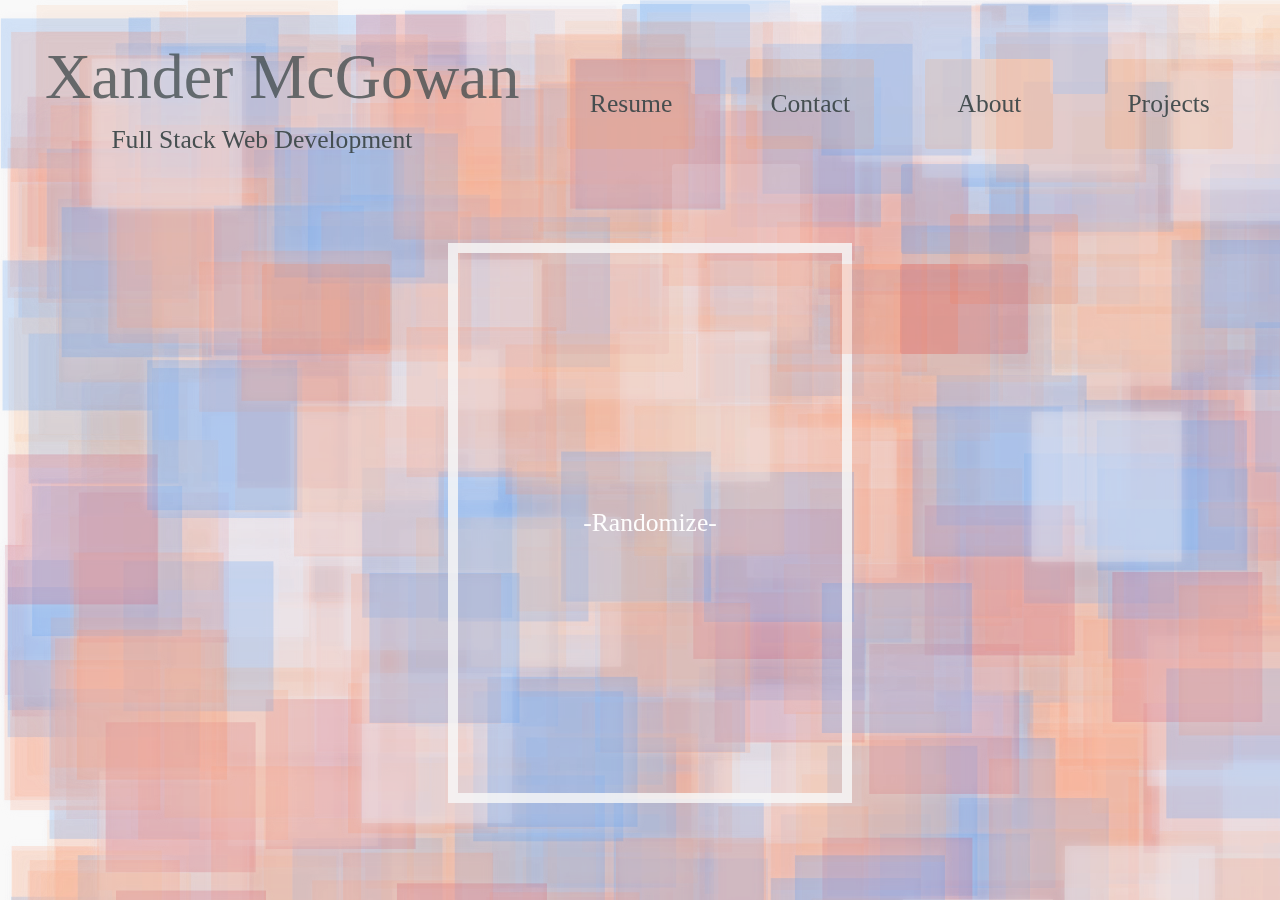
<file: index.html>
<html lang="en">
<head>
  <meta charset="UTF-8">
  <meta http-equiv="X-UA-Compatible" content="IE=edge">
  <meta name="viewport" content="width=device-width, initial-scale=1.0">
  <link rel="preconnect" href="https://fonts.googleapis.com">
  <link rel="preconnect" href="https://fonts.gstatic.com" crossorigin>
  <link href="https://fonts.googleapis.com/css2?family=Playfair+Display&display=swap" rel="stylesheet">
  <link rel="stylesheet" href="./reset.css">
  <link rel="stylesheet" href="./styles.css">
  <title>Xander McGowan</title>
</head>
<body>
  <div id="body">
  <canvas></canvas>
  <h1>Xander McGowan</h1>
  <h3>Full Stack Web Development</h3>
  <a href="./index.html">
    <div class="Random">
      <p>-Randomize-</p>
    </a>
    </div>
  <div class="main-container">
    <div class="nav">
        <div class="resume" id="resume" onclick="fadeOutEffect('resume')">
          <h2>Resume</h2>
        </div>
        <div class="contact" id="contact" onclick="fadeOutEffect('contact')">
          <h2>Contact</h2>
        </div>
        <div class="about" id="about" onclick="fadeOutEffect('about')">
          <h2>About</h2>
       </div>
        <div class="gallery" id="gallery" onclick="fadeOutEffect('projects')">
          <h2>Projects</h2>
        </div>
    </div> 
  </div>

  </div>
  <div class="mobile">
    <h3>Xander McGowan</h3>
    <h3>Full Stack Web Development</h3>
    <div class="moble-nav">
      <div class="mobile-nav-elm"></div>
      <div class="mobile-nav-elm"></div>
      <div class="mobile-nav-elm"></div>
      <div class="mobile-nav-elm"></div>
    </div>
  </div>
  <script src="./index.buttons.js"></script>
  <script src="./scripts.js"></script>
</body>
</html>
</file>
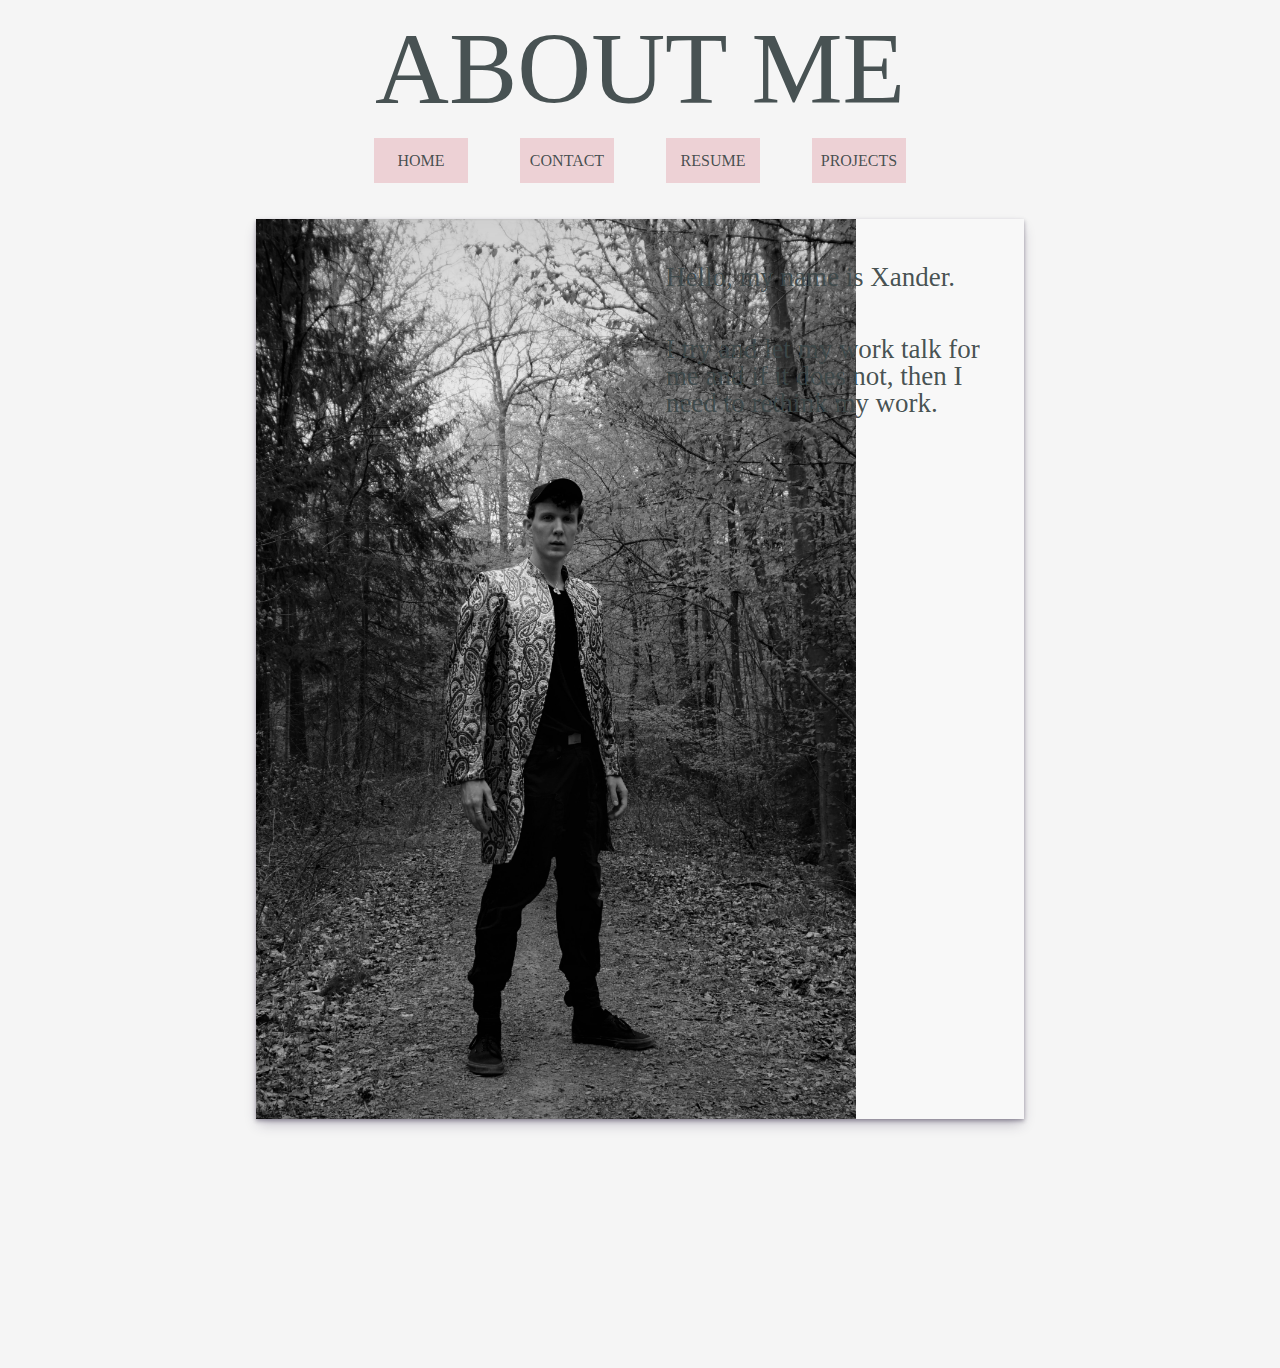
<file: about.html>
<html lang="en">
  <head>
    <meta charset="UTF-8" />
    <meta http-equiv="X-UA-Compatible" content="IE=edge" />
    <meta name="viewport" content="width=device-width, initial-scale=1.0" />
    <link rel="preconnect" href="https://fonts.googleapis.com" />
    <link rel="preconnect" href="https://fonts.gstatic.com" crossorigin />
    <link
      href="https://fonts.googleapis.com/css2?family=Playfair+Display&display=swap"
      rel="stylesheet"
    />
    <link rel="stylesheet" href="./reset.css" />
    <link rel="stylesheet" href="./about.css" />
    <title>About</title>
  </head>
  <body id="body">
    <h1>ABOUT ME</h1>
    <div class="nav-bar">
      <div class="nav-elm" onclick="fadeOutEffect('index')">HOME</div>
      <div class="nav-elm" onclick="fadeOutEffect('contact')">CONTACT</div>
      <div class="nav-elm" onclick="fadeOutEffect('resume')">RESUME</div>
      <div class="nav-elm" onclick="fadeOutEffect('projects')">PROJECTS</div>
    </div>
    <div class="main">
      <div class="text-box">
        <div class="photo">
          <p>
            Hello, my name is Xander.
          </p>
          <p>
            I try and let my work talk for me and if it does not, then I need to rethink my work.
          </p>
          <p>
          </p>
        </div>
      </div>
    </div>

    <script src="./index.buttons.js"></script>
  </body>
</html>
</file>
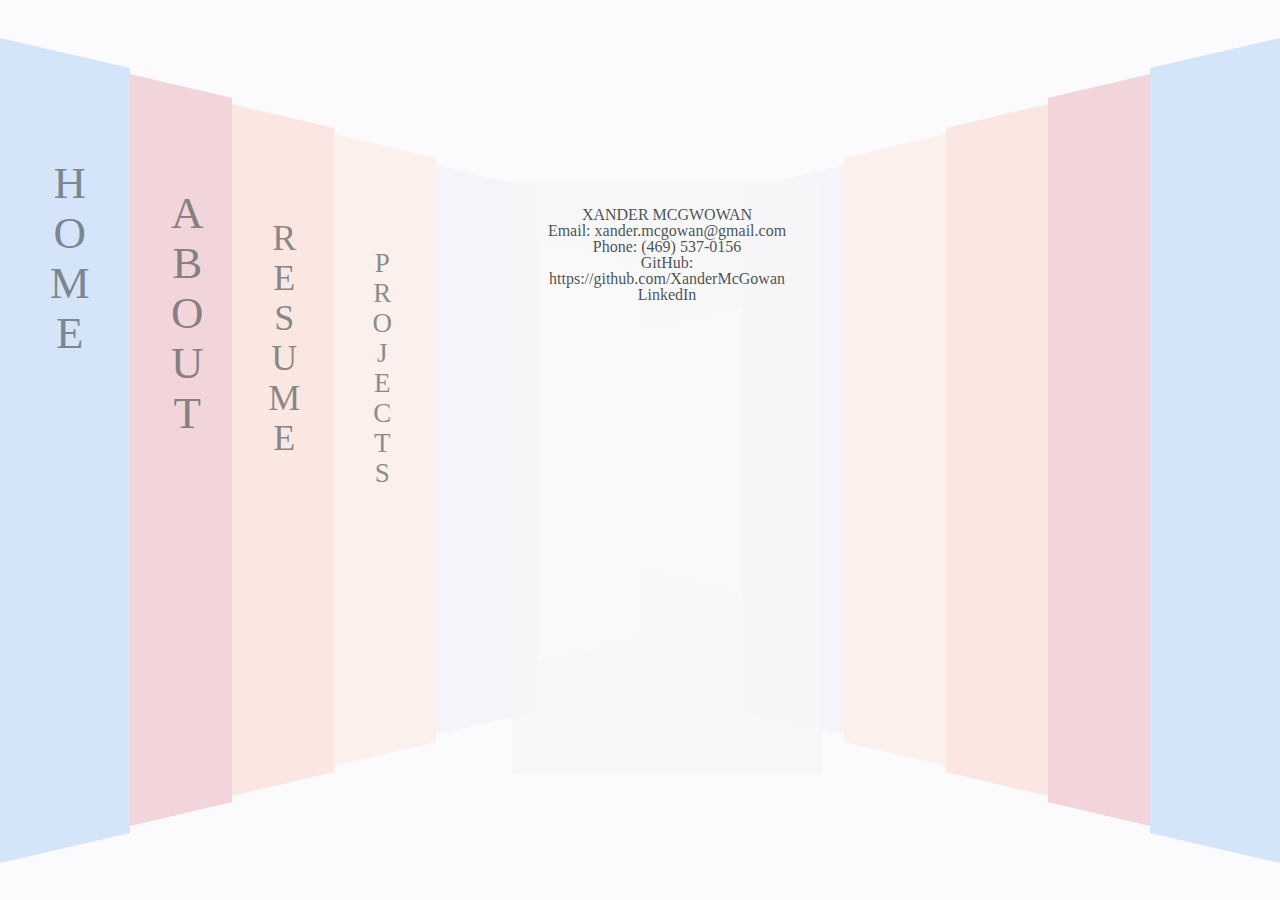
<file: contact.html>
<html lang="en">
  <head>
    <meta charset="UTF-8" />
    <meta http-equiv="X-UA-Compatible" content="IE=edge" />
    <meta name="viewport" content="width=device-width, initial-scale=1.0" />
    <link rel="preconnect" href="https://fonts.googleapis.com" />
    <link rel="preconnect" href="https://fonts.gstatic.com" crossorigin />
    <link
      href="https://fonts.googleapis.com/css2?family=Playfair+Display&display=swap"
      rel="stylesheet"
    />
    <link rel="stylesheet" href="./reset.css" />
    <link rel="stylesheet" href="./contact.css" />
    <title>Contact</title>
  </head>
  <body>
    <div id="body">
      <div class="background">
        <div class="one" onclick="fadeOutEffect('index')">
          <h3 id="home">HOME</h3>
        </div>
        <div class="two" onclick="fadeOutEffect('about')">
          <h3 id="about">ABOUT</h3>
        </div>
        <div class="three" onclick="fadeOutEffect('resume')">
          <h3 id="resume">RESUME</h3>
        </div>
        <div class="four" onclick="fadeOutEffect('projects')">
          <h3 id="gallery">PROJECTS</h3>
        </div>
        <div class="five"></div>
        <div class="six"></div>
        <div class="seven"></div>
        <div class="eight"></div>
        <div class="nine"></div>
        <div class="ten"></div>
        <div class="eleven"></div>
        <div class="twelve"></div>
      </div>
      <div class="text-plate">
        XANDER MCGWOWAN <br>
        Email: xander.mcgowan@gmail.com <br>
        Phone: (469) 537-0156 <br>
        GitHub: <a href="https://github.com/XanderMcGowan"> https://github.com/XanderMcGowan</a> <br>
       <a href="https://www.linkedin.com/in/xander-mcgowan-63bba1264/">LinkedIn</a>
      </div>
    </div>
    <script src="./index.buttons.js"></script>
  </body>
</html>
</file>
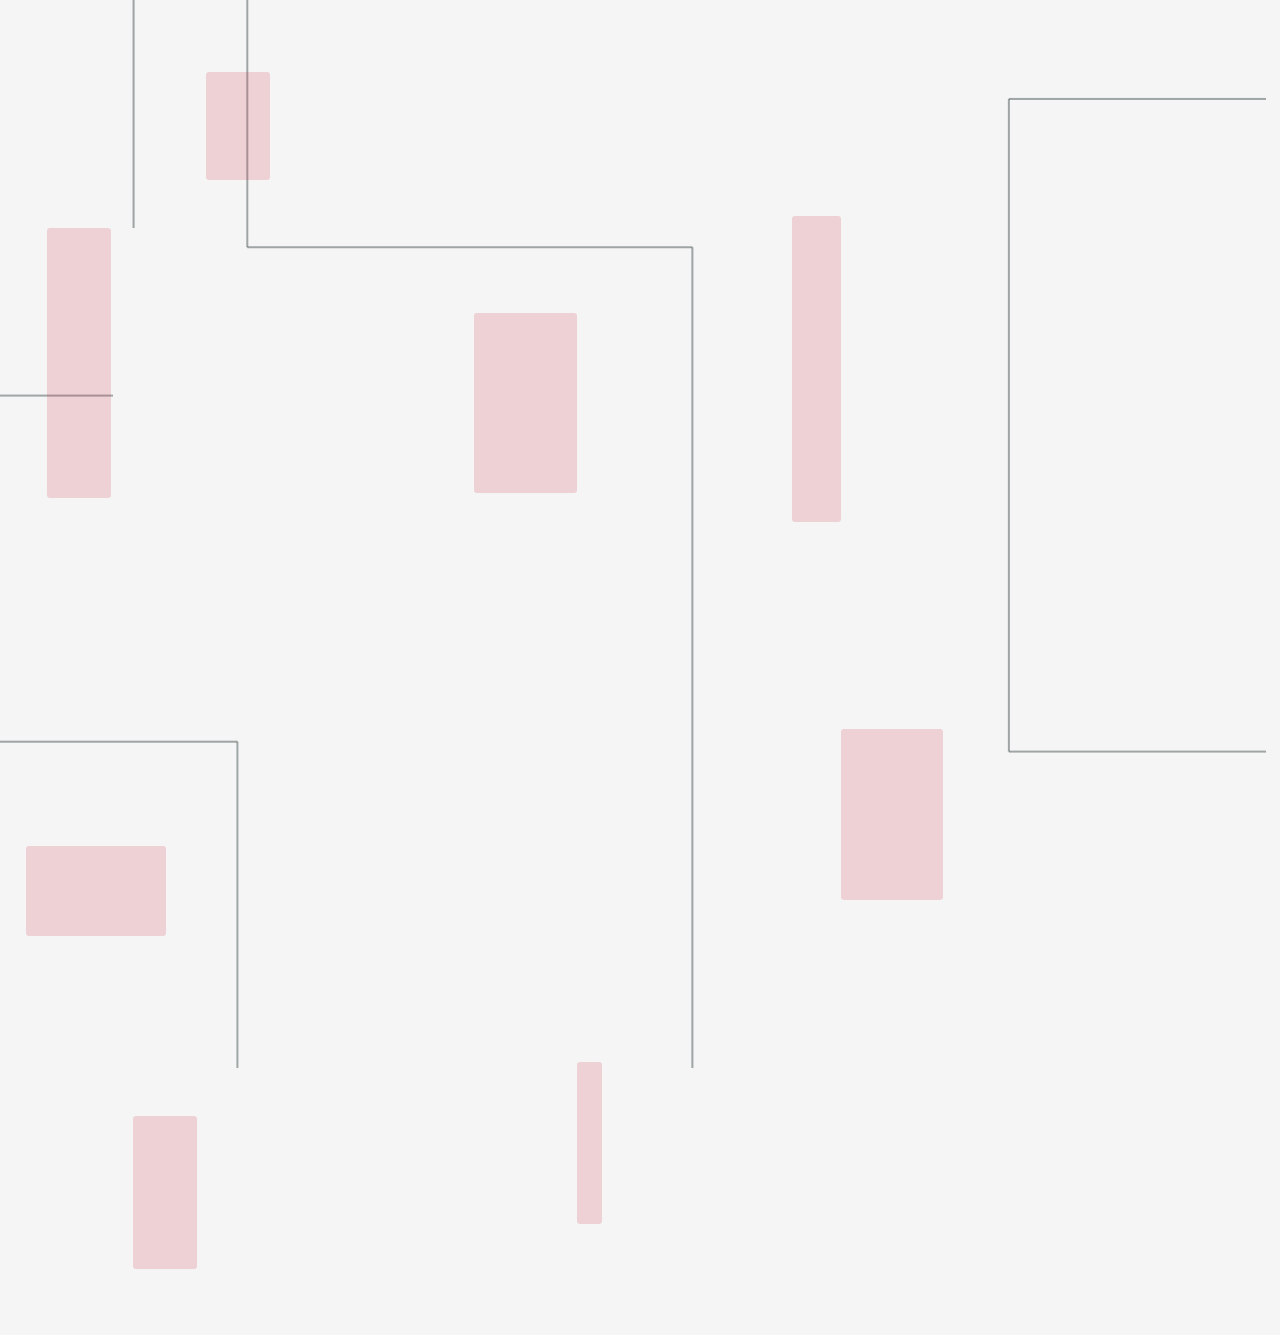
<file: gallery.html>
<html lang="en">
  <head>
    <meta charset="UTF-8" />
    <meta http-equiv="X-UA-Compatible" content="IE=edge" />
    <meta name="viewport" content="width=device-width, initial-scale=1.0" />
    <link rel="preconnect" href="https://fonts.googleapis.com" />
    <link rel="preconnect" href="https://fonts.gstatic.com" crossorigin />
    <link
      href="https://fonts.googleapis.com/css2?family=Playfair+Display&display=swap"
      rel="stylesheet"
    />
    <link rel="stylesheet" href="./reset.css" />
    <link rel="stylesheet" href="./gallery.css" />
    <title>Gallery</title>
  </head>
  <body id="body">
    <canvas></canvas>
    <div class="buttons">
      <div class="one"></div>
      <div class="two"></div>
      <div class="three"></div>
      <div class="four"></div>
      <div class="five"></div>
      <div class="six"></div>
      <div class="seven"></div>
      <div class="eight"></div>
    </div>
    <div class="covers">
      <div class="cvr1"></div>
      <div class="cvr2"></div>
      <div class="cvr3"></div>
      <div class="cvr4"></div>
      <div class="cvr5"></div>
      <div class="cvr6"></div>
      <div class="cvr7"></div>
      <div class="cvr8"></div>
    </div>
    <script src="./gallery.js"></script>
    <script src="./index.buttons.js"></script>
  </body>
</html>
</file>
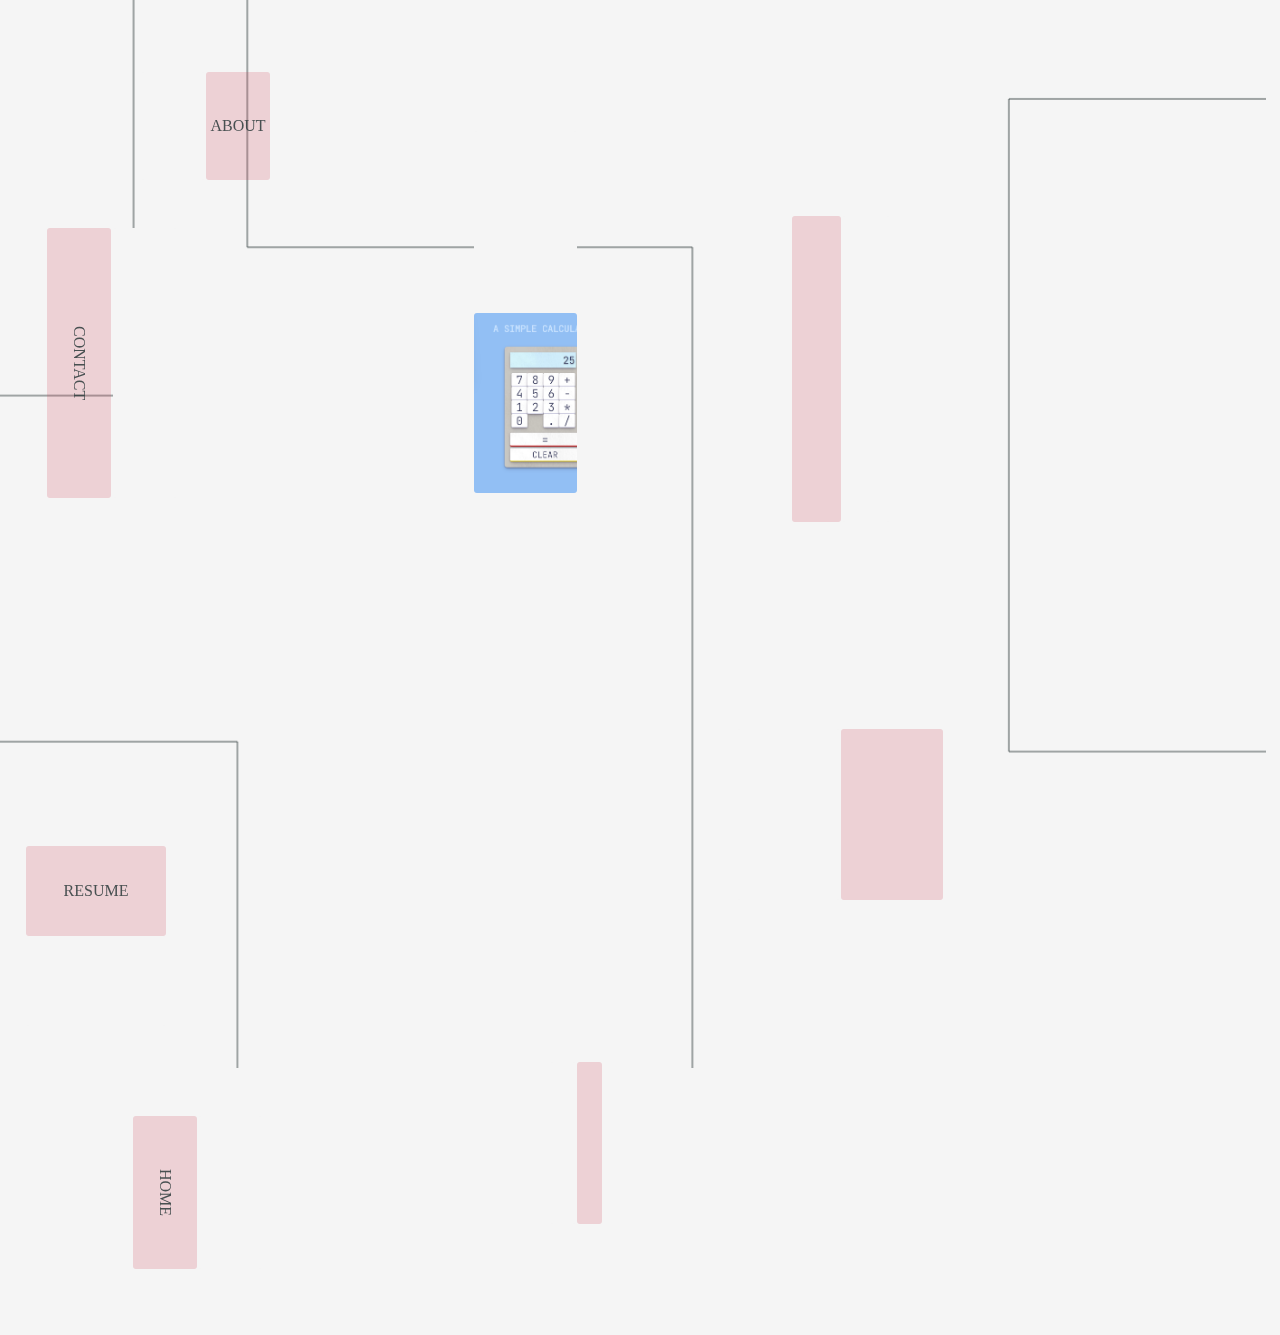
<file: projects.html>
<html lang="en">
  <head>
    <meta charset="UTF-8" />
    <meta http-equiv="X-UA-Compatible" content="IE=edge" />
    <meta name="viewport" content="width=device-width, initial-scale=1.0" />
    <link rel="preconnect" href="https://fonts.googleapis.com" />
    <link rel="preconnect" href="https://fonts.gstatic.com" crossorigin />
    <link
      href="https://fonts.googleapis.com/css2?family=Playfair+Display&display=swap"
      rel="stylesheet"
    />
    <link rel="stylesheet" href="./reset.css" />
    <link rel="stylesheet" href="./projects.css" />
    <title>Projects</title>
  </head>
  <body id="body">
    <canvas></canvas>
    <div class="buttons">
      <div class="one" onclick="fadeOutEffect('contact')">
        <h3 id="contact">CONTACT</h3>
      </div>
      <div class="two" onclick="fadeOutEffect('resume')">
        <h3 id="resume">RESUME</h3>
      </div>
      <div class="three" onclick="fadeOutEffect('index')">
        <h3 id="home">HOME</h3>
      </div>
      <div class="four" onclick="fadeOutEffect('about')">
        <h3>ABOUT</h3>
      </div>
      <a href="https://xandermcgowan.github.io/a-simple-calculator/" target="_blank">
      <div class="five"></div>
      </a>
      <div class="six"></div>
      <div class="seven"></div>
      <div class="eight"></div>
    </div>
    <div class="covers">
      <div class="cvr1"></div>
      <div class="cvr2"></div>
      <div class="cvr3"></div>
      <div class="cvr4"></div>
      <div class="cvr5"></div>
      <div class="cvr6"></div>
      <div class="cvr7"></div>
      <div class="cvr8"></div>
    </div>
    <script src="./projects.js"></script>
    <script src="./index.buttons.js"></script>
  </body>
</html>
</file>
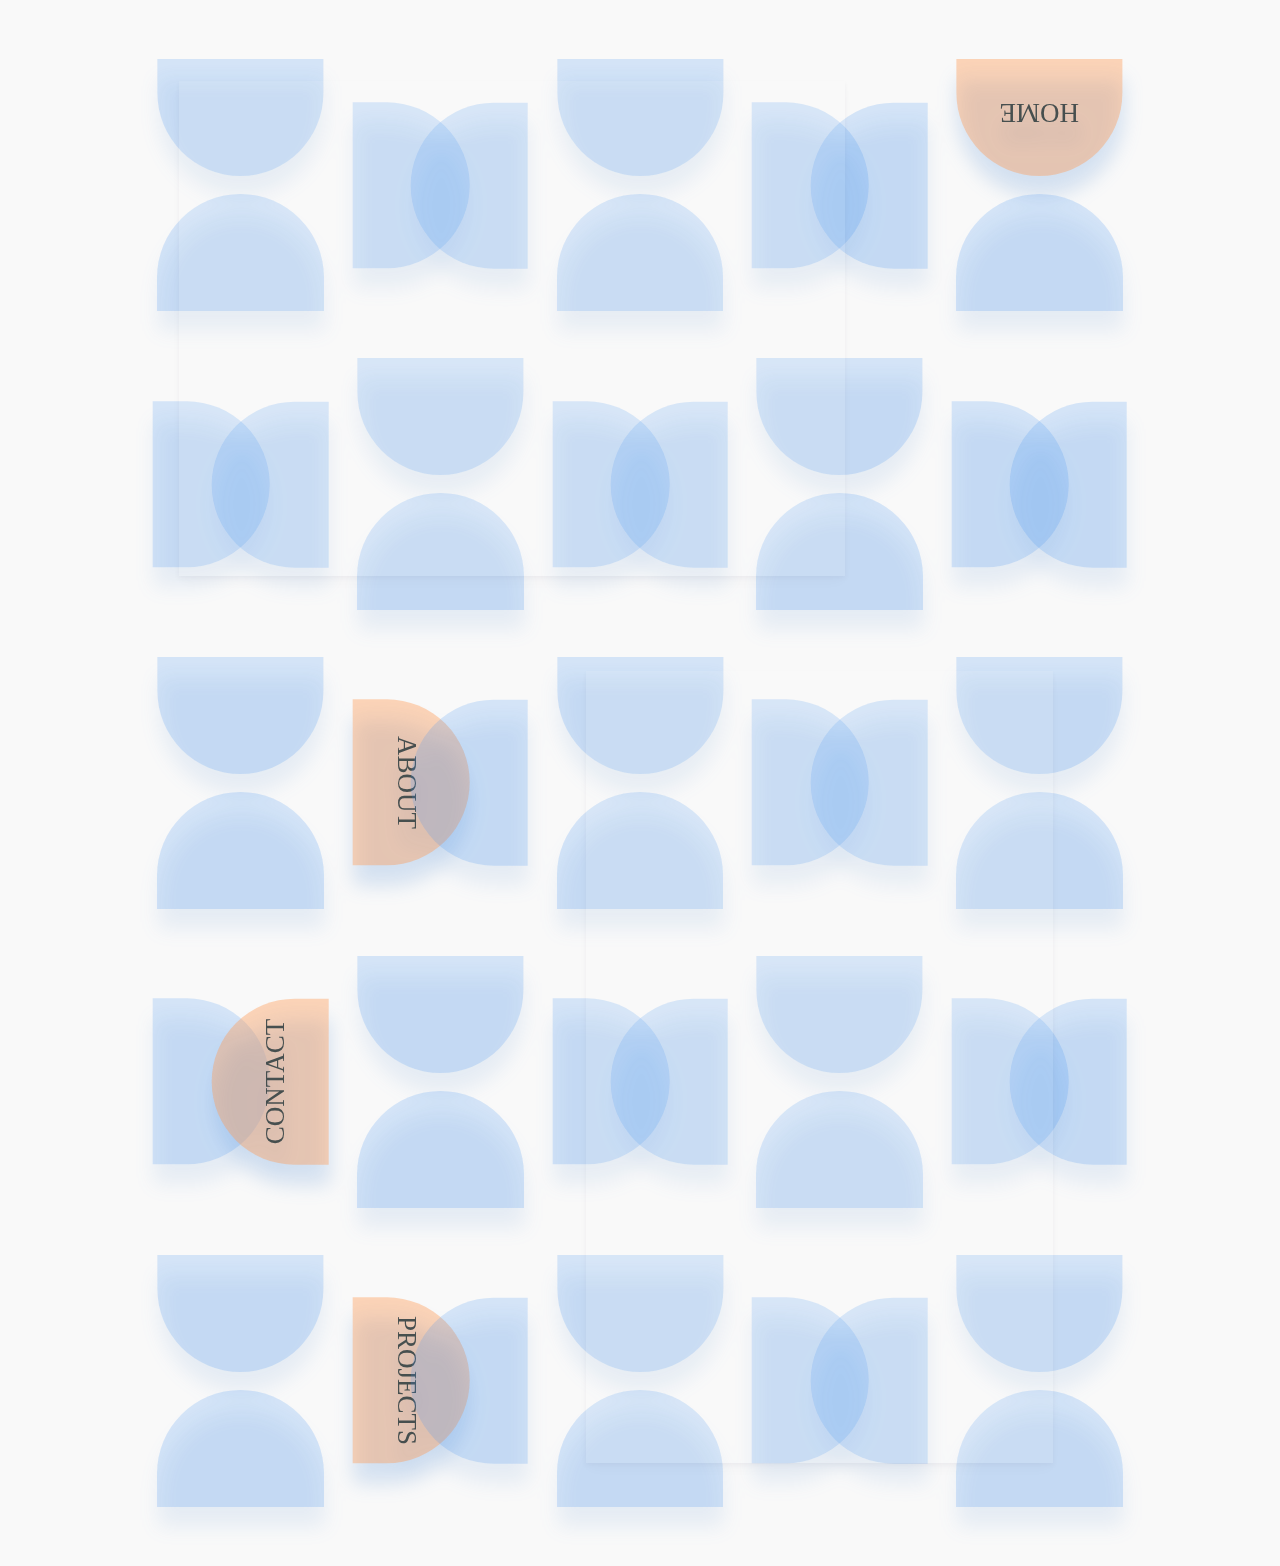
<file: resume.html>
<html lang="en">
<head>
  <meta charset="UTF-8">
  <meta http-equiv="X-UA-Compatible" content="IE=edge">
  <meta name="viewport" content="width=device-width, initial-scale=1.0">
  <link rel="preconnect" href="https://fonts.googleapis.com">
  <link rel="preconnect" href="https://fonts.gstatic.com" crossorigin>
  <link href="https://fonts.googleapis.com/css2?family=Playfair+Display&display=swap" rel="stylesheet">
  <link rel="stylesheet" href="./reset.css">
  <link rel="stylesheet" href="./resume.css">
  <title>Resume</title>
</head>
<body id="body">
<div class="main-container">
  
</div>
<div class="text-container"></div>
<div class="bg">
  <div class="bg-elm">
    <div class="vert-circle"></div>
    <div class="vert-circle-2"></div>
  </div>
  <div class="bg-elm-2">
    <div class="hor-circle"></div>
    <div class="hor-circle-2"></div>
  </div>
  <div class="bg-elm">
    <div class="vert-circle"></div>
    <div class="vert-circle-2"></div>
  </div>
  <div class="bg-elm-2">
    <div class="hor-circle"></div>
    <div class="hor-circle-2"></div>
  </div>
  <div class="bg-elm">
    <div class="vert-circle" id="orange" onclick="fadeOutEffect('index')">
      <h3 id="home">HOME</h3>
    </div>
    <div class="vert-circle-2"></div>
  </div>
  <div class="bg-elm-2">
    <div class="hor-circle"></div>
    <div class="hor-circle-2"></div>
  </div>
  <div class="bg-elm">
    <div class="vert-circle"></div>
    <div class="vert-circle-2"></div>
  </div>
  <div class="bg-elm-2">
    <div class="hor-circle"></div>
    <div class="hor-circle-2"></div>
  </div>
  <div class="bg-elm">
    <div class="vert-circle"></div>
    <div class="vert-circle-2"></div>
  </div>
  <div class="bg-elm-2">
    <div class="hor-circle"></div>
    <div class="hor-circle-2"></div>
  </div>
  <div class="bg-elm">
    <div class="vert-circle"></div>
    <div class="vert-circle-2"></div>
  </div>
  <div class="bg-elm-2">
    <div class="hor-circle" id="orange" onclick="fadeOutEffect('about')">
    <h3 id="about">ABOUT</h3>
    </div>
    <div class="hor-circle-2"></div>
  </div>
  <div class="bg-elm">
    <div class="vert-circle"></div>
    <div class="vert-circle-2"></div>
  </div>
  <div class="bg-elm-2">
    <div class="hor-circle"></div>
    <div class="hor-circle-2"></div>
  </div>
  <div class="bg-elm">
    <div class="vert-circle"></div>
    <div class="vert-circle-2"></div>
  </div>
  <div class="bg-elm-2">
    <div class="hor-circle"></div>
    <div class="hor-circle-2" id="orange" onclick="fadeOutEffect('contact')">
      <h3 id="contact">CONTACT</h3>
    </div>
  </div>
  <div class="bg-elm">
    <div class="vert-circle"></div>
    <div class="vert-circle-2"></div>
  </div>
  <div class="bg-elm-2">
    <div class="hor-circle"></div>
    <div class="hor-circle-2"></div>
  </div>
  <div class="bg-elm">
    <div class="vert-circle"></div>
    <div class="vert-circle-2"></div>
  </div>
  <div class="bg-elm-2">
    <div class="hor-circle"></div>
    <div class="hor-circle-2"></div>
  </div>
  <div class="bg-elm">
    <div class="vert-circle"></div>
    <div class="vert-circle-2"></div>
  </div>
  <div class="bg-elm-2">
    <div class="hor-circle" id="orange" onclick="fadeOutEffect('projects')">
    <h3 id="gallery">PROJECTS</h3>
    </div>
    <div class="hor-circle-2"></div>
  </div>
  <div class="bg-elm">
    <div class="vert-circle"></div>
    <div class="vert-circle-2"></div>
  </div>
  <div class="bg-elm-2">
    <div class="hor-circle"></div>
    <div class="hor-circle-2"></div>
  </div>
  <div class="bg-elm">
    <div class="vert-circle"></div>
    <div class="vert-circle-2"></div>
  </div>
</div>

  <script src="./index.buttons.js"></script>
</body>
</html>
</file>
<file: styles.css>
* {
  font-family: "Playfair Display", serif;
  color: #3d4849f1;
}

body {
  position: relative;
  background-color: #f5f5f5a2;
}

.mobile {
  display: none;
}

.fadeOut {
  animation: fadeOut 300ms ease;
}

@keyframes fadeOut {
  0% {
    opacity: 1;
  }
  100% {
    opacity: 0;
  }
}

canvas {
  position: absolute;
  z-index: -1;
  height: 100vh;
  width: 100vw;
}

h1 {
  font-size: 5vw;
  padding: 5vh 5vh 1vh 5vh;
  opacity: 0.8;
}

h3 {
  padding: 1vh;
  margin-left: 8vw;
  font-size: 2vw;
}

.main-container {
  display: flex;
  justify-content: flex-end;
}

.nav {
  position: absolute;
  top: 5.5vh;
  right: 1vw;
  display: flex;
  justify-content: center;
  align-items: center;
  padding: 1vh;
}

.resume {
  display: flex;
  justify-content: center;
  align-items: center;
  background-color: rgba(255, 155, 84, 0.17);
  width: 10vw;
  height: 10vh;
  border-radius: 3px;
  margin: 0vw 2vw;
  transition: ease 0.4s;
  box-shadow: rgba(67, 146, 241, 0.2) 55px -55px,
    rgba(236, 232, 239, 0.2) 105px 105px, rgba(206, 66, 87, 0.2) -155px -155px,
    rgba(255, 127, 81, 0.2) -305px 205px, rgba(255, 155, 84, 0.2) -255px -255px;
}

.resume:hover {
  cursor: pointer;
  background-color: rgba(255, 155, 84, 0.4);
  box-shadow: rgba(92, 128, 188, 0.6) -5px 5px,
    rgba(236, 232, 239, 0.5) -10px 10px, rgba(206, 66, 87, 0.4) -15px 15px,
    rgba(255, 127, 81, 0.3) -20px 20px, rgba(255, 155, 84, 0.2) -25px 25px;
  transform: translateY(-2px);
}

.resume:active {
  background-color: rgba(255, 155, 84, 0.4);
  box-shadow: rgba(92, 128, 188, 0.6) -5px 5px,
    rgba(236, 232, 239, 0.5) -10px 10px, rgba(206, 66, 87, 0.4) -15px 15px,
    rgba(255, 127, 81, 0.3) -20px 20px, rgba(255, 155, 84, 0.2) -25px 25px;
  transform: translate(-2px, 2px);
  transition: ease 0.15s;
}

.resume:focus {
  box-shadow: rgba(92, 128, 188, 0.6) -5px 5px,
    rgba(236, 232, 239, 0.5) -10px 10px, rgba(206, 66, 87, 0.4) -15px 15px,
    rgba(255, 127, 81, 0.3) -20px 20px, rgba(255, 155, 84, 0.2) -25px 25px;
  transform: translate(-2px, 2px);
}

.contact {
  display: flex;
  justify-content: center;
  align-items: center;
  background-color: rgba(255, 155, 84, 0.17);
  width: 10vw;
  height: 10vh;
  border-radius: 3px;
  margin: 0vw 2vw;
  transition: ease 0.4s;
  box-shadow: rgba(67, 146, 241, 0.2) 155px 105px,
    rgba(236, 232, 239, 0.2) -55px -55px, rgba(206, 66, 87, 0.05) -205px 205px,
    rgba(255, 127, 81, 0.2) -155px -155px, rgba(255, 155, 84, 0.05) 255px -255px;
}

.contact:hover {
  cursor: pointer;
  background-color: rgba(255, 155, 84, 0.4);
  box-shadow: rgba(92, 128, 188, 0.6) -5px 5px,
    rgba(236, 232, 239, 0.5) -10px 10px, rgba(206, 66, 87, 0.4) -15px 15px,
    rgba(255, 127, 81, 0.3) -20px 20px, rgba(255, 155, 84, 0.2) -25px 25px;
  transform: translateY(-2px);
}

.contact:active {
  background-color: rgba(255, 155, 84, 0.4);
  box-shadow: rgba(92, 128, 188, 0.6) -5px 5px,
    rgba(236, 232, 239, 0.5) -10px 10px, rgba(206, 66, 87, 0.4) -15px 15px,
    rgba(255, 127, 81, 0.3) -20px 20px, rgba(255, 155, 84, 0.2) -25px 25px;
  transform: translate(-2px, 2px);
  transition: ease 0.15s;
}

.contact:focus {
  box-shadow: rgba(92, 128, 188, 0.6) -5px 5px,
    rgba(236, 232, 239, 0.5) -10px 10px, rgba(206, 66, 87, 0.4) -15px 15px,
    rgba(255, 127, 81, 0.3) -20px 20px, rgba(255, 155, 84, 0.2) -25px 25px;
  transform: translate(-2px, 2px);
}

.about {
  display: flex;
  justify-content: center;
  align-items: center;
  background-color: rgba(255, 155, 84, 0.17);
  width: 10vw;
  height: 10vh;
  border-radius: 3px;
  margin: 0vw 2vw;
  transition: ease 0.4s;
  box-shadow: rgba(67, 146, 241, 0.2) 55px -55px,
    rgba(236, 232, 239, 0.2) 105px 105px, rgba(206, 66, 87, 0.2) -155px -155px,
    rgba(255, 127, 81, 0.2) -95px 205px, rgba(255, 155, 84, 0.2) -255px -255px;
}

.about:hover {
  cursor: pointer;
  background-color: rgba(255, 155, 84, 0.4);
  box-shadow: rgba(92, 128, 188, 0.6) -5px 5px,
    rgba(236, 232, 239, 0.5) -10px 10px, rgba(206, 66, 87, 0.4) -15px 15px,
    rgba(255, 127, 81, 0.3) -20px 20px, rgba(255, 155, 84, 0.2) -25px 25px;
  transform: translateY(-2px);
}

.about:active {
  background-color: rgba(255, 155, 84, 0.4);
  box-shadow: rgba(92, 128, 188, 0.6) -5px 5px,
    rgba(236, 232, 239, 0.5) -10px 10px, rgba(206, 66, 87, 0.4) -15px 15px,
    rgba(255, 127, 81, 0.3) -20px 20px, rgba(255, 155, 84, 0.2) -25px 25px;
  transform: translate(-2px, 2px);
  transition: ease 0.15s;
}

.about:focus {
  box-shadow: rgba(92, 128, 188, 0.6) -5px 5px,
    rgba(236, 232, 239, 0.5) -10px 10px, rgba(206, 66, 87, 0.4) -15px 15px,
    rgba(255, 127, 81, 0.3) -20px 20px, rgba(255, 155, 84, 0.2) -25px 25px;
  transform: translate(-2px, 2px);
}

.gallery {
  display: flex;
  justify-content: center;
  align-items: center;
  background-color: rgba(255, 155, 84, 0.17);
  width: 10vw;
  height: 10vh;
  border-radius: 3px;
  margin: 0vw 2vw;
  transition: ease 0.4s;
  box-shadow: rgba(67, 146, 241, 0.05) 105px 105px,
    rgba(236, 232, 239, 0.2) -55px -55px, rgba(206, 66, 87, 0.2) -205px 205px,
    rgba(255, 127, 81, 0.2) -155px 155px, rgba(255, 155, 84, 0.2) -255px -255px;
}

.gallery:hover {
  cursor: pointer;
  background-color: rgba(255, 155, 84, 0.4);
  box-shadow: rgba(92, 128, 188, 0.6) -5px 5px,
    rgba(236, 232, 239, 0.5) -10px 10px, rgba(206, 66, 87, 0.4) -15px 15px,
    rgba(255, 127, 81, 0.3) -20px 20px, rgba(255, 155, 84, 0.2) -25px 25px;
  transform: translateY(-2px);
}

.gallery:active {
  background-color: rgba(255, 155, 84, 0.4);
  box-shadow: rgba(92, 128, 188, 0.6) -5px 5px,
    rgba(236, 232, 239, 0.5) -10px 10px, rgba(206, 66, 87, 0.4) -15px 15px,
    rgba(255, 127, 81, 0.3) -20px 20px, rgba(255, 155, 84, 0.2) -25px 25px;
  transform: translate(-2px, 2px);
  transition: ease 0.15s;
}

.gallery:focus {
  box-shadow: rgba(92, 128, 188, 0.6) -5px 5px,
    rgba(236, 232, 239, 0.5) -10px 10px, rgba(206, 66, 87, 0.4) -15px 15px,
    rgba(255, 127, 81, 0.3) -20px 20px, rgba(255, 155, 84, 0.2) -25px 25px;
  transform: translate(-2px, 2px);
}

h2 {
  font-size: 2vw;
  text-shadow: #e0b0d515 0 2px 4px;
}

a {
  text-decoration: none;
}

a:active {
  text-decoration: none;
}

.random {
  border: 10px solid #f6f6f6d4;
  width: 30vw;
  height: 60vh;
  display: flex;
  justify-content: center;
  align-items: center;
  position: absolute;
  top: 27vh;
  left: 35vw;
}

p {
  font-size: 2vw;
  color: rgba(255, 255, 255, 0.97);
  transition: ease 0.1s;
}

p:hover {
  font-size: 2.1vw;
}

p:active {
  font-size: 1.9vw;
}

@media (max-width: 600px) {


}

@media (max-width: 599px) {
}

  

@media (max-width: 450px) {

}

@media (max-width: 360px) {

}
</file>
<file: about.css>
* {
  font-family: "Playfair Display", serif;
  color: #3d4849f1;
}

body {
  text-align: center;
  height: 150vh;
  background-color: #f5f5f5;
  position: relative;
  animation: body-load-in ease 1s;
}

@keyframes body-load-in {
  0% {
    opacity: 0;
  }
  100% {
    opacity: 1;
  }
}

.fadeOut {
  animation: fadeOut 300ms ease
}

@keyframes fadeOut {
  0% {
    opacity: 1;
  }
  100% {
    opacity: 0;
  }
}

h1 {
  font-size: 8vw;
  margin: 2vh;
}

.main {
  display: flex;
  justify-content: center;
  align-items: center;
}

.text-box {
  margin-top: 4vh;
  width: 60vw;
  height: 100vh;
  background-color: #f8f8f8;
  box-shadow: rgba(45, 35, 66, 0.4) 0 2px 4px,
    rgba(45, 35, 66, 0.3) 0 7px 13px -3px;
}

h1 {
  font-size: 8vw;
  margin: 2vh;
}
.nav-bar {
  display: flex;
  justify-content: center;

}
.nav-elm {
  cursor: pointer;
  height: 3vh;
  width: 6vw;
  margin: 0vh 2vw;
  padding: 1vh;
  display: flex;
  justify-content: center;
  align-items: center;
  background-color: rgba(206, 66, 87, 0.2);
  transition: ease 0.2s;
}

.nav-elm:hover {
  transform: scale(1.1, 1.1);
}

.nav-elm:active {
  transform: scale(0.9, 0.9);
}

.photo {
  background-image: url(./image.about.JPG);
  background-repeat: no-repeat;
  background-size: contain;
  height: 100vh;
}

p {
  text-align: left;
  font-size: 3vh;
  padding: 5vh 2vw 0vh 32vw;
}
</file>
<file: contact.css>
/* BACKGROUND */

* {
  font-family: 'Playfair Display', serif;
  color: #3d4849f1;
}

a {
  text-decoration: none;
}

a:active {
  text-decoration: none;
}

.fadeOut {
  animation: fadeOut 300ms ease
}

@keyframes fadeOut {
  0% {
    opacity: 1;
  }
  100% {
    opacity: 0;
  }
}




body {
  background-color: rgba(236, 232, 239, 0.2);
  animation: zoom-in-zoom-out 0.3s ease-out;
}

@keyframes zoom-in-zoom-out {
  0% {
    transform: scale(5, 5);
  }
  100% {
    transform: scale(1, 1);
  }
}

.text-plate {
  text-align: center;
  /* border: 1px solid red; */
  padding: 3vh;
  line-height: 1;
}

.background {
  height: 100vh;
  margin: 0%;
  display: flex;
  align-items: center;
  position: relative;
}

.one {
  border-bottom: 30px solid transparent;
  border-top: 30px solid transparent;
  border-left: 10.2vw solid rgba(67, 146, 241, 0.2);
  height: 85vh;
  transition: ease 0.2s;
}

.one:hover {
  cursor: pointer;
  border-left: 10.2vw solid rgba(67, 146, 241, 0.6);
}

.one:active {
  transform: translateX(-25px);
}

.two {
  border-bottom: 24px solid transparent;
  border-top: 24px solid transparent;
  border-left: 8vw solid rgba(206, 66, 87, 0.2);
  height: 78.3vh;
  transition: ease 0.2s;
}

.two:hover {
  cursor: pointer;
  border-left: 8vw solid rgba(206, 66, 87, 0.5);
}

.two:active {
  transform: translateX(-25px);
}

.three {
  border-bottom: 24px solid transparent;
  border-top: 24px solid transparent;
  border-left: 8vw solid rgba(255, 127, 81, 0.15);
  height: 71.6vh;
  transition: ease 0.2s;
}

.three:hover {
  cursor: pointer;
  border-left: 8vw solid rgba(255, 127, 81, 0.35);
}

.three:active {
  transform: translateX(-25px);
}

.four {
  cursor: pointer;
  border-bottom: 24px solid transparent;
  border-top: 24px solid transparent;
  border-left: 8vw solid rgba(255, 155, 84, 0.1);
  height: 64.8vh;
  transition: ease 0.2s;
}

.four:hover {
  border-left: 8vw solid rgba(255, 155, 84, 0.4);
}

.four:active {
  transform: translateX(-25px);
}

.five {
  cursor: pointer;
  border-bottom: 24px solid transparent;
  border-top: 24px solid transparent;
  border-left: 8vw solid rgba(236, 232, 239, 0.3);
  height: 58.1vh;
  transition: ease 0.3s;
}

.five:hover {
  border-left: 8vw solid rgba(236, 232, 239, 0.8);
}

.five:active {
  transform: translateX(-25px);
}

.six {
  cursor: pointer;
  border-bottom: 24px solid transparent;
  border-top: 24px solid transparent;
  border-left: 8vw solid #ffffff;
  height: 41.6vh;
  transition: ease 0.3s;
}

.seven {
  border-bottom: 24px solid transparent;
  border-top: 24px solid transparent;
  border-right: 8vw solid #ffffff;
  height: 26.6vh;
  transition: ease 0.3s;
}

.eight {
  border-bottom: 24px solid transparent;
  border-top: 24px solid transparent;
  border-right: 8vw solid rgba(236, 232, 239, 0.3);
  height: 58.1vh;
  transition: ease 0.3s;
}

.eight:hover {
  cursor: pointer;
  border-right: 8vw solid rgba(236, 232, 239, 0.8);
}

.eight:active {
  transform: translateX(25px);
}

.nine {
  border-bottom: 24px solid transparent;
  border-top: 24px solid transparent;
  border-right: 8vw solid rgba(255, 155, 84, 0.1);
  height: 64.8vh;
  transition: ease 0.3s;
}

.nine:hover {
  cursor: pointer;
  border-right: 8vw solid rgba(255, 155, 84, 0.4);
}

.nine:active {
  transform: translateX(25px);
}

.ten {
  border-bottom: 24px solid transparent;
  border-top: 24px solid transparent;
  border-right: 8vw solid rgba(255, 127, 81, 0.15);
  height: 71.6vh;
  transition: ease 0.3s;
}

.ten:hover {
  cursor: pointer;
  border-right: 8vw solid rgba(255, 127, 81, 0.35);
}

.ten:active {
  transform: translateX(25px);
}

.eleven {
  border-bottom: 24px solid transparent;
  border-top: 24px solid transparent;
  border-right: 8vw solid rgba(206, 66, 87, 0.2);
  height: 78.3vh;
  transition: ease 0.3s;
}

.eleven:hover {
  cursor: pointer;
  border-right: 8vw solid rgba(206, 66, 87, 0.5);
}

.eleven:active {
  transform: translateX(25px);
}

.twelve {
  border-bottom: 30px solid transparent;
  border-top: 30px solid transparent;
  border-right: 10.2vw solid rgba(67, 146, 241, 0.2);
  height: 85vh;
  transition: ease 0.3s;
}

.twelve:hover {
  cursor: pointer;
  border-right: 10.2vw solid rgba(67, 146, 241, 0.6);
}

.twelve:active {
  transform: translateX(25px);
}

.text-plate {
  position: absolute;
  top: 20vh;
  left: 40vw;
  height: 60vh;
  width: 20vw;
  border-radius: 3px;
  background-color: #f5f5f5a2;
  
  /* border: 1px solid cyan; */
  /* box-shadow: 0px 0px 45px 25px rgba(235, 235, 235, 0.69); */
}

#home {
  writing-mode: vertical-rl;
  text-orientation: upright;
  margin-left: -6.5vw;
  margin-top: 10vh;
  font-size: 5vh;
  opacity: 0.63
}

#about {
  writing-mode: vertical-rl;
  text-orientation: upright;
  margin-left: -5.3vw;
  margin-top: 10vh;
  font-size: 5vh;
  opacity: 0.63
}

#resume {
  writing-mode: vertical-rl;
  text-orientation: upright;
  margin-left: -5.3vw;
  margin-top: 10vh;
  font-size: 4vh;
  opacity: 0.63
}

#gallery {
  writing-mode: vertical-rl;
  text-orientation: upright;
  margin-left: -5.3vw;
  margin-top: 10vh;
  font-size: 3vh;
  opacity: 0.63
}
</file>
<file: gallery.css>
* {
  font-family: 'Playfair Display', serif;
  color: #3d4849f1;
}

.fadeOut {
  animation: fadeOut 300ms ease
}

@keyframes fadeOut {
  0% {
    opacity: 1;
  }
  100% {
    opacity: 0;
  }
}

canvas {
  position: absolute;
  z-index: -1;
  width: 98.9vw;
}

body {
  background-color: #f5f5f5;
  position: relative;
  animation: body-load-in ease 1s;
}


@keyframes body-load-in {
  0% {
    opacity: 0;
  }
  100% {
    opacity: 1;
  }
}

.one {
  position: absolute;
  top: 25.3vh;
  left: 3.7vw;
  background-color: rgba(206, 66, 87, 0.2);
  height: 30vh;
  width: 5vw;
  border-radius: 3px;
  transition: ease 1s;
  animation: load-one ease-out 1.3s;
}

@keyframes load-one {
  0% {
    transform: translateX(5vw);
  }

  100% {
    transform: translateX(0vw);
  }
}

.one:hover {
  transform: translateX(5vw);
}

.two {
  position: absolute;
  top: 94vh;
  left: 2vw;
  background-color: rgba(206, 66, 87, 0.2);
  height: 10vh;
  width: 11vw;
  border-radius: 3px;
  animation: load-two ease-out 1.3s;
}

@keyframes load-two {
  0% {
    transform: translateY(11vh);
  }

  100% {
    transform: translateY(0vh);
  }
}




.three {
  position: absolute;
  top: 124vh;
  left: 10.4vw;
  background-color: rgba(206, 66, 87, 0.2);
  height: 17vh;
  width: 5vw;
  border-radius: 3px;
  animation: load-three ease-out 1.3s;
}

@keyframes load-three {
  0% {
    transform: translateX(5vw);
  }

  100% {
    transform: translateY(0vw);
  }
}

.four {
  position: absolute;
  top: 8vh;
  left: 16.1vw;
  background-color: rgba(206, 66, 87, 0.2);
  height: 12vh;
  width: 5vw;
  border-radius: 3px;
  animation: load-four ease-out 1.3s;
}

@keyframes load-four {
  0% {
    transform: translateX(-5vw);
  }

  100% {
    transform: translateY(0vw);
  }
}

.five {
  position: absolute;
  top: 34.8vh;
  left: 37.05vw;
  background-color: rgba(206, 66, 87, 0.2);
  height: 20vh;
  width: 8vw;
  border-radius: 3px;
  animation: load-five ease-out 1.3s;
}

@keyframes load-five {
  0% {
    transform: translateY(-20vh);
  }

  100% {
    transform: translateY(0vh);
  }
}

.six {
  position: absolute;
  top: 118vh;
  left: 45.05vw;
  background-color: rgba(206, 66, 87, 0.2);
  height: 18vh;
  width: 2vw;
  border-radius: 3px;
  animation: load-six ease-out 1.3s;

}

@keyframes load-six {
  0% {
    transform: translateX(-2vw);
  }

  100% {
    transform: translateY(0vw);
  }
}

.seven {
  position: absolute;
  top: 24vh;
  left: 61.9vw;
  background-color: rgba(206, 66, 87, 0.2);
  height: 34vh;
  width: 3.8vw;
  border-radius: 3px;
  animation: load-seven ease-out 1.3s;
}

@keyframes load-seven {
  0% {
    transform: translateX(3.8vw);
  }

  100% {
    transform: translateY(0vw);
  }
}

.eight {
  position: absolute;
  top: 81vh;
  left: 65.7vw;
  background-color: rgba(206, 66, 87, 0.2);
  height: 19vh;
  width: 8vw;
  border-radius: 3px;
  animation: load-eight ease-out 1.3s;
}

@keyframes load-eight {
  0% {
    transform: translateX(-8vw);
  }

  100% {
    transform: translateY(0vw);
  }
}

.cvr1 {
    position: absolute;
    top: 25.3vh;
    left: 8.8vw;
    background-color: #f5f5f5;
    height: 30vh;
    width: 5vw;
    border-radius: 3px;
}
</file>
<file: projects.css>
* {
  font-family: 'Playfair Display', serif;
  color: #3d4849f1;
}

.fadeOut {
  animation: fadeOut 300ms ease
}

@keyframes fadeOut {
  0% {
    opacity: 1;
  }
  100% {
    opacity: 0;
  }
}

canvas {
  position: absolute;
  z-index: -1;
  width: 98.9vw;
}

body {
  background-color: #f5f5f5;
  position: relative;
  animation: body-load-in ease 1s;
}


@keyframes body-load-in {
  0% {
    opacity: 0;
  }
  100% {
    opacity: 1;
  }
}

#contact, #home {
  writing-mode: vertical-rl;
}





.buttons > div {
  cursor: pointer;
  display: flex;
  justify-content: center;
  align-items: center;

}

.one {
  position: absolute;
  top: 25.3vh;
  left: 3.7vw;
  background-color: rgba(206, 66, 87, 0.2);
  height: 30vh;
  width: 5vw;
  border-radius: 3px;
  transition: ease 1s;
  animation: load-one ease-out 1.3s;
}

@keyframes load-one {
  0% {
    transform: translateX(5vw);
  }

  100% {
    transform: translateX(0vw);
  }
}

.one:hover {
  background-color: rgba(206, 66, 87, 0.4);
  transition: ease 0.1s;
}

.one:active {
  scale: 0.9;
  transform: translate(0.3vw, 1.6vh);
}
.cvr1 {
  position: absolute;
  top: 25.3vh;
  left: 8.8vw;
  background-color: #f5f5f5;
  height: 30vh;
  width: 5vw;
  border-radius: 3px;
}



.two {
  position: absolute;
  top: 94vh;
  left: 2vw;
  background-color: rgba(206, 66, 87, 0.2);
  height: 10vh;
  width: 11vw;
  border-radius: 3px;
  animation: load-two ease-out 1.3s;
}

@keyframes load-two {
  0% {
    transform: translateY(11vh);
  }

  100% {
    transform: translateY(0vh);
  }
}

.two:hover {
  background-color: rgba(206, 66, 87, 0.4);
  transition: ease 0.1s;
}

.two:active {
  scale: 0.9;
  transform: translate(0.3vw, 1.6vh);
}

.cvr2 {
  position: absolute;
  top: 104vh;
  left: 2vw;
  background-color: #f5f5f5;
  height: 10vh;
  width: 11vw;
  border-radius: 3px;
}


.three {
  position: absolute;
  top: 124vh;
  left: 10.4vw;
  background-color: rgba(206, 66, 87, 0.2);
  height: 17vh;
  width: 5vw;
  border-radius: 3px;
  animation: load-three ease-out 1.3s;
}

@keyframes load-three {
  0% {
    transform: translateX(5vw);
  }

  100% {
    transform: translateY(0vw);
  }
}

.three:hover {
  background-color: rgba(206, 66, 87, 0.4);
  transition: ease 0.1s;
}

.three:active {
  scale: 0.9;
  transform: translate(0.3vw, 1.6vh);
}

.cvr3 {
  position: absolute;
  top: 124vh;
  left: 15.5vw;
  background-color: #f5f5f5;
  height: 17vh;
  width: 5vw;
  border-radius: 3px;
}

.four {
  position: absolute;
  top: 8vh;
  left: 16.1vw;
  background-color: rgba(206, 66, 87, 0.2);
  height: 12vh;
  width: 5vw;
  border-radius: 3px;
  animation: load-four ease-out 1.3s;
}

@keyframes load-four {
  0% {
    transform: translateX(-5vw);
  }

  100% {
    transform: translateY(0vw);
  }
}

.four:hover {
  background-color: rgba(206, 66, 87, 0.4);
  transition: ease 0.1s;
}

.four:active {
  scale: 0.9;
  transform: translate(-0.3vw, -1.6vh);
}

.cvr4 {
  position: absolute;
  top: 8vh;
  left: 11vw;
  background-color: #f5f5f5;
  height: 12vh;
  width: 5vw;
  border-radius: 3px;
}

.five {
  position: absolute;
  top: 34.8vh;
  left: 37.05vw;
  /* background-color: rgba(206, 66, 87, 0.2); */
  background-image: url(./calculator-image.png);
  background-repeat: no-repeat;
  background-size: cover;
  height: 20vh;
  width: 8vw;
  border-radius: 3px;
  animation: load-five ease-out 1.3s;
  transition: ease-out 0.7s;
}

@keyframes load-five {
  0% {
    transform: translateY(-20vh);
  }

  100% {
    transform: translateY(0vh);
  }
}

.five:hover {
  transform: scale(1.5, 1.5) translate(-1.3vw, 3.3vh);
}

.five:active {
  scale: 0.99;
  transform: translate(0.1vw, -0.2vh);
}

.cvr5 {
  position: absolute;
  top: 14.5vh;
  left: 37.05vw;
  background-color: #f5f5f5;
  height: 20vh;
  width: 8vw;
  border-radius: 3px;
}

.six {
  position: absolute;
  top: 118vh;
  left: 45.05vw;
  background-color: rgba(206, 66, 87, 0.2);
  height: 18vh;
  width: 2vw;
  border-radius: 3px;
  animation: load-six ease-out 1.3s;

}

@keyframes load-six {
  0% {
    transform: translateX(-2vw);
  }

  100% {
    transform: translateY(0vw);
  }
}

.cvr6 {
  position: absolute;
  top: 118vh;
  left: 43vw;
  background-color: #f5f5f5;
  height: 18vh;
  width: 2vw;
  border-radius: 3px;
}

.seven {
  position: absolute;
  top: 24vh;
  left: 61.9vw;
  background-color: rgba(206, 66, 87, 0.2);
  height: 34vh;
  width: 3.8vw;
  border-radius: 3px;
  animation: load-seven ease-out 1.3s;
}

@keyframes load-seven {
  0% {
    transform: translateX(3.8vw);
  }

  100% {
    transform: translateY(0vw);
  }
}

.cvr7 {
  position: absolute;
  top: 24vh;
  left: 65.75vw;
  background-color: #f5f5f5;
  height: 34vh;
  width: 3.8vw;
  border-radius: 3px;
}

.eight {
  position: absolute;
  top: 81vh;
  left: 65.7vw;
  background-color: rgba(206, 66, 87, 0.2);
  height: 19vh;
  width: 8vw;
  border-radius: 3px;
  animation: load-eight ease-out 1.3s;
}

@keyframes load-eight {
  0% {
    transform: translateX(-8vw);
  }

  100% {
    transform: translateY(0vw);
  }
}

.cvr8 {
  position: absolute;
  top: 81vh;
  left: 57.6vw;
  background-color: #f5f5f5;
  height: 19vh;
  width: 8vw;
  border-radius: 3px;
}
</file>
<file: resume.css>
* {
  font-family: "Playfair Display", serif;
  color: #3d4849f1;
}

body {
  background-color: #f5f5f5a2;
  position: relative;
  animation: body-load-in ease 1s;
}

@keyframes body-load-in {
  0% {
    opacity: 0;
  }
  100% {
    opacity: 1;
  }
}

.fadeOut {
  animation: fadeOut 300ms ease;
}

@keyframes fadeOut {
  0% {
    opacity: 1;
  }
  100% {
    opacity: 0;
  }
}

.main-container {
  background-color: #f5f5f5f4;
  box-shadow: rgba(45, 35, 66, 0.4) 0 2px 4px,
    rgba(45, 35, 66, 0.3) 0 7px 13px -3px;
  /* border: 1px solid red; */
  position: absolute;
  height: 55vh;
  width: 52vw;
  z-index: 1;
  top: 5vh;
  left: 14vw;
  opacity: 0.1;
  transition: ease 0.5s;
}

.main-container:hover {
  opacity: 1;
  background-color: #f5f5f5;
}

.text-container {
  background-color: #f5f5f5f4;
  box-shadow: rgba(45, 35, 66, 0.4) 0 2px 4px,
    rgba(45, 35, 66, 0.3) 0 7px 13px -3px;
  /* border: 1px solid red; */
  position: absolute;
  height: 88vh;
  width: 36.5vw;
  z-index: 1;
  top: 70.5vh;
  left: 45.8vw;
  opacity: 0.1;
  transition: ease 0.5s;
}

.text-container:hover {
  opacity: 1;
  background-color: #f5f5f5;
}

h3 {
  font-size: 3vh;
  text-align: center;
  margin-top: 5.5vh;
}

#resume {
 transform: rotate(180deg);
}




/* BACKGROUND */

.bg {
  /* border: 1px solid red; */
  filter: drop-shadow(1px 20px 10px rgba(57, 124, 207, 0.49));
  height: 166vh;
  margin: 4vh 11vw;
  display: grid;
  grid-template-columns: 1fr 1fr 1fr 1fr 1fr;
  grid-template-rows: 1fr 1fr 1fr 1fr 1fr;
  z-index: -1;
}

.bg-elm {
  /* border: 0.1px solid blue; */
  padding: 0.5vh;
  display: flex;
  flex-direction: column;
  justify-content: center;
  align-items: center;
}

.bg-elm-2 {
  /* border: 0.1px solid blue; */
  padding: 0.5vw;
  display: flex;
  flex-direction: row;
  justify-content: center;
  align-items: center;
}

.vert-circle {
  transform: rotate(180deg);
  height: 13vh;
  width: 13vw;
  border-radius: 15vh 15vh 0 0;
  background-color: rgba(67, 146, 241, 0.2);
  margin-bottom: 2vh;
  transition: ease-out 0.3s;
  animation: vert-circle-load-in 1s ease;
}

.vert-circle:hover {
  background-color: rgba(67, 146, 241, 0.5);
}


@keyframes vert-circle-load-in {
  0% {
    transform: rotate(270deg);
  }
  100% {
    transform: rotate(180deg);
  }
}

.vert-circle-2 {
  height: 13vh;
  width: 13vw;
  border-radius: 15vh 15vh 0 0;
  background-color: rgba(67, 146, 241, 0.2);
  transition: ease-out 0.3s;
  animation: vert-circle-2-load-in 1.5s ease;
}

.vert-circle-2:hover {
  background-color: rgba(67, 146, 241, 0.5);
}


@keyframes vert-circle-2-load-in {
  0% {
    transform: rotate(360deg);
  }
  100% {
    transform: rotate(0deg);
  }
}

.hor-circle {
  transform: rotate(90deg);
  height: 13vh;
  width: 13vw;
  border-radius: 15vh 15vh 0 0;
  background-color: rgba(67, 146, 241, 0.2);
  margin: -6vh;
  transition: ease-out 0.3s;
  animation: hor-circle-load-in 1.2s ease-out;
}

.hor-circle:hover {
  background-color: rgba(67, 146, 241, 0.5);
}


@keyframes hor-circle-load-in {
  0% {
    transform: rotate(270deg);
  }
  100% {
    transform: rotate(90deg);
  }
}

.hor-circle-2 {
  transform: rotate(-90deg);
  height: 13vh;
  width: 13vw;
  border-radius: 15vh 15vh 0 0;
  background-color: rgba(67, 146, 241, 0.2);
  margin: -6vh;
  transition: ease-out 0.3s;
  animation: hor-circle-2-load-in 0.5s ease-out;
}

.hor-circle-2:hover {
  background-color: rgba(67, 146, 241, 0.5);
}


@keyframes hor-circle-2-load-in {
  0% {
    transform: rotate(-360deg);
  }
  100% {
    transform: rotate(-90deg);
  }
}

#orange {
  background-color: rgba(255, 155, 84, 0.4);
}

#orange:hover {
  cursor: pointer;
  background-color: rgba(255, 155, 84, 0.7);
}

#orange:active {
    transform: scale(0.6, 0.6);
}

#creme {
  background-color: rgba(236, 232, 239, 0.8);
}

#creme:hover {
  background-color: rgba(236, 232, 239, 0.7);
}

@keyframes load-in {
  0% {
    transform: rotate(360deg);
  }
  100% {
    transform: rotate(0deg);
  }
}
</file>
